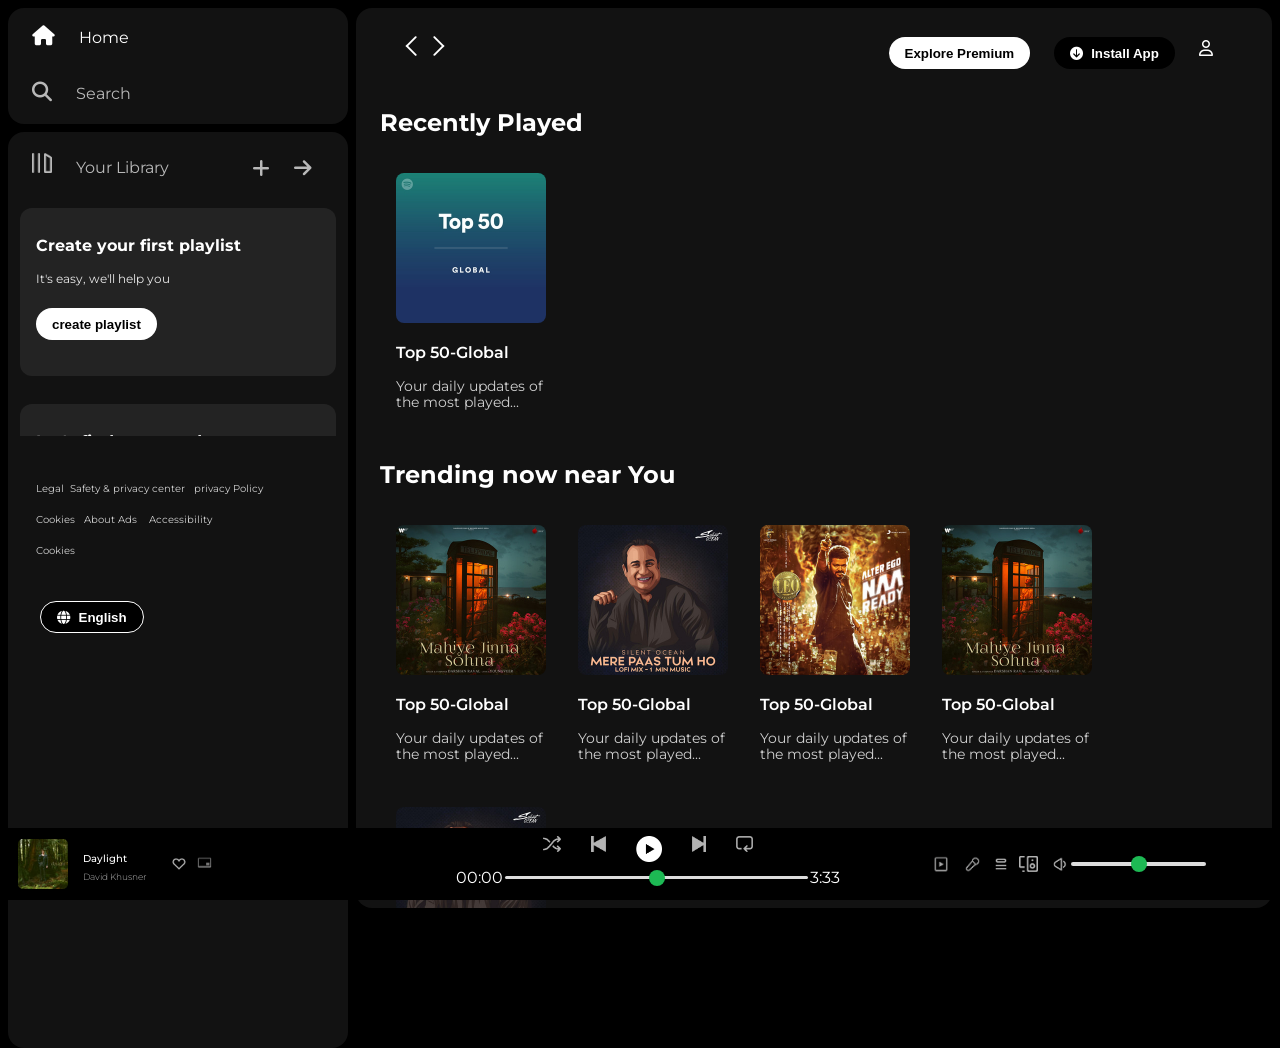
<file: index.html>
<!DOCTYPE html>
<html lang="en">
<head>
    <meta charset="UTF-8">
    <meta name="viewport" content="width=device-width, initial-scale=1.0">
    <link rel="stylesheet" href="https://cdnjs.cloudflare.com/ajax/libs/font-awesome/6.5.2/css/all.min.css" integrity="sha512-SnH5WK+bZxgPHs44uWIX+LLJAJ9/2PkPKZ5QiAj6Ta86w+fsb2TkcmfRyVX3pBnMFcV7oQPJkl9QevSCWr3W6A==" crossorigin="anonymous" referrerpolicy="no-referrer" />
    <link rel="preconnect" href="https://fonts.googleapis.com">
    <link rel="preconnect" href="https://fonts.gstatic.com" crossorigin>
    <link href="https://fonts.googleapis.com/css2?family=Montserrat:ital,wght@0,100..900;1,100..900&display=swap" rel="stylesheet">
    <link rel="stylesheet" href="https://fonts.googleapis.com/css2?family=Material+Symbols+Outlined:opsz,wght,FILL,GRAD@20..48,100..700,0..1,-50..200" />
    <title>Spotify-Web Player:Music for everyone</title>
    <link rel="icon" href="./assets/logo.png">
    <link rel="stylesheet" href="spotifyclone.css">
</head>
<body>
    <div class="main">
        <div class="sidebar">
            <div class="nav">
                    <div class="nav-options" style="opacity: 1;">
                        <i class="fa-solid fa-house"></i>
                        <a href="#">Home</a>
                    </div>

                    <div class="nav-options">
                        <i class="fa-solid fa-magnifying-glass"></i>
                        <a href="#">Search</a>
                    </div>
            </div>
            <div class="library">
                <div class="options">
                    <div class="lib-options nav-options">
                        <img src="./assets/library_icon.png">
                        <a href="#">Your Library</a>
                    </div>
                    <div class="icons">
                        <i class="fa-solid fa-plus"></i>
                        <i class="fa-solid fa-arrow-right"></i>
                    </div>
                </div>
                <div class="lib-box">
                    <div class="box">
                        <p class="box-p1">Create your first playlist</p>
                        <p class="box-p2">It's easy, we'll help you</p>
                        <button class="badge">create playlist</button>
                    </div>

                    <div class="box">
                        <p class="box-p1">Let's find some podcasts to follow</p>
                        <p class="box-p2">We'll keep you updated on new episodes</p>
                        <button class="badge">Browse podcasts</button>
                    </div>
                </div>
                <div class="footer">
                    <p>
                    Legal&nbsp;&nbsp;Safety & privacy center&nbsp;&nbsp;&nbsp;privacy Policy
                    </p> 
                    <p>
                    Cookies&nbsp;&nbsp; About Ads&nbsp;&nbsp;&nbsp; Accessibility
                    </p>
                    <p>
                    Cookies
                    </pre></p>
                    <button class="badge2"><i class="fa-solid fa-globe"></i>     English</button>
                </div>
            </div>
        </div>
        <div class="main-content">
            <div class="sticky-nav">
                <div class="sticky-nav-icons">
                    <img src="./assets/backward_icon.png"/>
                    <img src="./assets/forward_icon.png" class="hide">
                </div>
                <div class="sticy-nav-options">
                    <button class="badge nav-item hide">Explore Premium</button>
                    <button class="badge nav-item dark-badge"><i class="fa-solid fa-circle-arrow-down"></i>Install App</button>
                    <i class="fa-regular fa-user nav-item"></i>
                </div>
            </div>
            <h2>Recently Played</h2>
            <div class="card-container">
                <div class="card">
                    <img src="./assets/card1img.jpeg" class="card-img">
                    <p class="card-title">Top 50-Global</p>
                    <p class="card-info">Your daily updates of the most played...</p>
                </div>
            </div>  
            
            <h2>Trending now near You</h2>
            <div class="card-container">
                <div class="card">
                    <img src="./assets/card2img.jpeg" class="card-img">
                    <p class="card-title">Top 50-Global</p>
                    <p class="card-info">Your daily updates of the most played...</p>
                </div>
                <div class="card">
                    <img src="./assets/card3img.jpeg" class="card-img">
                    <p class="card-title">Top 50-Global</p>
                    <p class="card-info">Your daily updates of the most played...</p>
                </div>
                <div class="card">
                    <img src="./assets/card4img.jpeg" class="card-img">
                    <p class="card-title">Top 50-Global</p>
                    <p class="card-info">Your daily updates of the most played...</p>
                </div>
                <div class="card">
                    <img src="./assets/card2img.jpeg" class="card-img">
                    <p class="card-title">Top 50-Global</p>
                    <p class="card-info">Your daily updates of the most played...</p>
                </div>
                <div class="card">
                    <img src="./assets/card3img.jpeg" class="card-img">
                    <p class="card-title">Top 50-Global</p>
                    <p class="card-info">Your daily updates of the most played...</p>
                </div>
            </div>    

            <h2>Featured Charts</h2>
            <div class="card-container">
                <div class="card">
                    <img src="./assets/card5img.jpeg" class="card-img">
                    <p class="card-title">Top 50-Global</p>
                    <p class="card-info">Your daily updates of the most played...</p>
                </div>

                <div class="card">
                    <img src="./assets/card6img.jpeg" class="card-img">
                    <p class="card-title">Top 50-Global</p>
                    <p class="card-info">Your daily updates of the most played...</p>
                </div>

                <div class="card">
                    <img src="./assets/card1img.jpeg" class="card-img">
                    <p class="card-title">Top 50-Global</p>
                    <p class="card-info">Your daily updates of the most played...</p>
                </div>
            </div>  
            <div class="footer">
                <div class="line"></div>
            </div> 
             
        </div>
        <div class="music-player">
            <div class="album">
                <img src="./assets/album_picture.jpeg" class="album-controls-img">
                <div class="para">
                    <p class="song">Daylight</p>
                    <p class="singer">David Khusner</p>
                </div>
                <img src="./assets/album_icon1.png" class="album-controls-icon heart">
                <img src="./assets/album_icon2.png" class="album-controls-icon">
       

               
            </div>
            <div class="player">
                <div class="player-controls">
                    <img src="./assets/player_icon1.png" class="player-controls-icon">
                    <img src="./assets/player_icon2.png" class="player-controls-icon">
                    <img src="./assets/player_icon3.png" class="player-controls-icon" style="opacity: 1; height: 1.6rem;">
                    <img src="./assets/player_icon4.png" class="player-controls-icon">
                    <img src="./assets/player_icon5.png" class="player-controls-icon">
                </div>
                <div class="playback-bar">
                    <div class="curr-time">00:00</div>
                    <input type="range" min="0" max="100" class="progress-bar" step="1">
                    <div class="tot-time">3:33</div>
                </div>
            </div>
            <div class="controls">
                <img src="./assets/controls_icon1.png" class="controls-icon" style="height: 2rem;">
                <img src="./assets/controld_icon2.png" class="controls-icon" style="height: 2rem;">
                <img src="./assets/controls_icon3.png" class="controls-icon" style="height: 1rem; opacity: 0.7;">
                <img src="./assets/controls_icon4.png" class="controls-icon" style="height: 1rem; opacity: 0.7;">
                <img src="./assets/controls_icon5.png" class="controls-icon" style="height: 2rem;">
                <input type="range" min="0" max="100" class="progress-bar" step="1" style="width: 30%;">  
            </div>


        </div>
    </div>
    
</body>
</html>
</file>
<file: spotifyclone.css>
body{
    font-family: "Montserrat", sans-serif;
    background-color:#000;
    color: #fff;
    margin: 0;
    overflow: hidden;
}

.main{
    display: flex;
    height: 100vh;
    padding: 0.5rem;
}

.sidebar{
    background-color:black;
    width: 340px;
    border-radius: 1rem; /*16px*/
    padding-right: 0.5rem;

}

.main-content{
    background-color: #121212;
    flex: 1;
    border-radius: 1rem; 
    overflow: auto;
    padding: 0 1.5rem 0 1.5rem;
   
}

.music-player{
    background-color:black;
    position: fixed;
    bottom:0px;
    width: 100%;
    height: 72px;

}

.nav{
    background-color: #121212;
    height:100px;
    border-radius: 1rem;
    display: flex;
    flex-direction: column;
    justify-content: center;
    padding: 0.5rem 0.75rem;

}
a{
    text-decoration: none;
    color: #fff;
}
.nav-options{
    line-height: 2.5rem;
    opacity: 0.7;
    padding: 0.5rem 0.75rem;
}

.nav-options:hover{
    opacity: 1;
}

.nav-options a{
    font-size: 1rem;
    margin-left: 1.25rem;

}

.nav-options i{
    font-size: 1.25rem;
    
}

.library{
    background-color: #121212;
    border-radius: 1rem;
    height: 100%;
    margin-top: 0.5rem;
    padding: 0.5rem 0.75rem;

}
.options{
    display: flex;
    justify-content: space-between;
    align-items: center;
}
.lib-options img{
    height: 1.25rem;
    width: 1.25rem;
}
.icons{
    font-size: 1.25rem;
    display: flex;  
}
.icons i{
    margin-right: 1.5rem;
    opacity: 0.7;
}
.icons i:hover{
    opacity: 1;
}

.box{
    background-color: #232323;
    border-radius: 0.75rem;
    height:9rem ;
    margin: 0.75rem 0 1.75rem 0;
    padding: 0.75rem 1rem;
    
}
.box-p1{
    font-size: 1rem;
    font-weight: 700;
}
.box-p2{
    font-size: 0.75rem;
    opacity: 0.9;
}
.badge{
    background-color: white;
    border: none;
    border-radius: 100px;
    padding: 0.25rem 1rem;
    font-weight: 700;
    height: 2rem;
    width: fit-content;
    margin-top: 10px;
}

.dark-badge{
    background-color: #000;
    color: #fff;
}
.dark-badge i{
    margin-right: 0.5rem;
}

.lib-box{
    height: 15rem;
    overflow-y: scroll;
}
.footer{
    padding-top: 2rem;
}
.footer p{
    font-size: x-small;
    opacity: 0.8;
    padding: 0.25rem 1rem;
}
.badge2{
    background-color:#000;
    color: white;
    border:0.1px solid white;
    border-radius: 100px;
    padding: 0.25rem 1rem;
    font-weight: 700;
    height: 2rem;
    width: fit-content;
    margin: 30px 0px 0px 20px;

}
.badge2 i{
    margin-right: 0.3rem;
}
.sticky-nav {
    position: sticky;
    top: 0rem;
    display: flex;
    justify-content: space-between;
    align-items: center;
    padding: 1.2rem ;
    z-index:11;
}
.sticy-nav-icons{
    margin-left: 0.75;
}
.sticy-nav-options{
    display: flex;
    flex-direction: row;
    justify-content:center;
    align-items: center;
    
}
.sticy-nav-options button{
    margin-right: 1.5rem;
}
.nav-item{
    margin-right:1rem;
}
@media(max-width:1000px){
    .hide{
        display: none;
    }
}

.card{
    width: 150px;
    border-radius: 0.5rem;
    padding: 1rem;

}
.card-container{
    display: flex;
    flex-wrap: wrap;

}

.card:hover{
    background-color: #232323;
}
.card-img{
    width: 100%;
    border-radius: 0.5rem;
}
.card-title{
    font-weight: 600;
}
.card-info{
    font-weight: 400;
    font-size: 0.85rem;
    opacity: 0.8;
}

.footer {
    height: 300px;
    justify-content: center;
    align-items: center;

    
}
.line{
    border-top: 2px solid #fff;
    width: 90%;
    height: 50%;
    opacity: 0.4;
}

.music-player{
    display: flex;
}
.album{
    width: 35%;
    display: flex;
    align-items: center;
}
.player{
    width: 30%;
}
.controls{
    width:35%;
    display: flex;
    justify-content: center;
    align-items: center;
}
.player-controls{
    height: 30px;
    display: flex;
    justify-content: center;   
}

.player-controls-icon{
    height: 1rem;
    padding: 8px 15px;
    opacity: 0.7;  
}
.player-controls-icon:hover{
    opacity: 1;
}


.playback-bar{
    display: flex;
    justify-content: center;
    margin-top: 10px;
}
.progress-bar{
    width:100%;
    appearance: none;
    background: transparent;
    cursor: pointer;
}

.progress-bar::-webkit-slider-runnable-track{
    background-color: #ddd;
    height: 0.2rem;
    border-radius: 100px;
}
.progress-bar::-webkit-slider-thumb{
    appearance: none;
    height: 16px;
    width: 16px;
    background-color:#1DB954;
    border-radius: 50%;
    margin-top: -6px;
}

.album-controls-img{
    height:3.1rem;
    width:3.1rem;
    border-radius: 15px;
    padding: 10px;
}

.para{
    margin: 5px;
    margin-top: 40px;   
}
.song{
    font-weight: 500;
    font-size: x-small;
    margin-bottom: -3px;
}
.singer{
    font-weight: 300;
    font-size: xx-small;
    opacity: 0.7;
    margin-bottom: 40px;   
}
.album-controls-icon{
    height: 1.5rem;
    padding: 8px 4px;
    opacity: 0.7;
}
.heart{
    height: 1rem;
    margin-left: 15px;
}

.controls-icon{
    margin-left: 10px;
}
</file>
